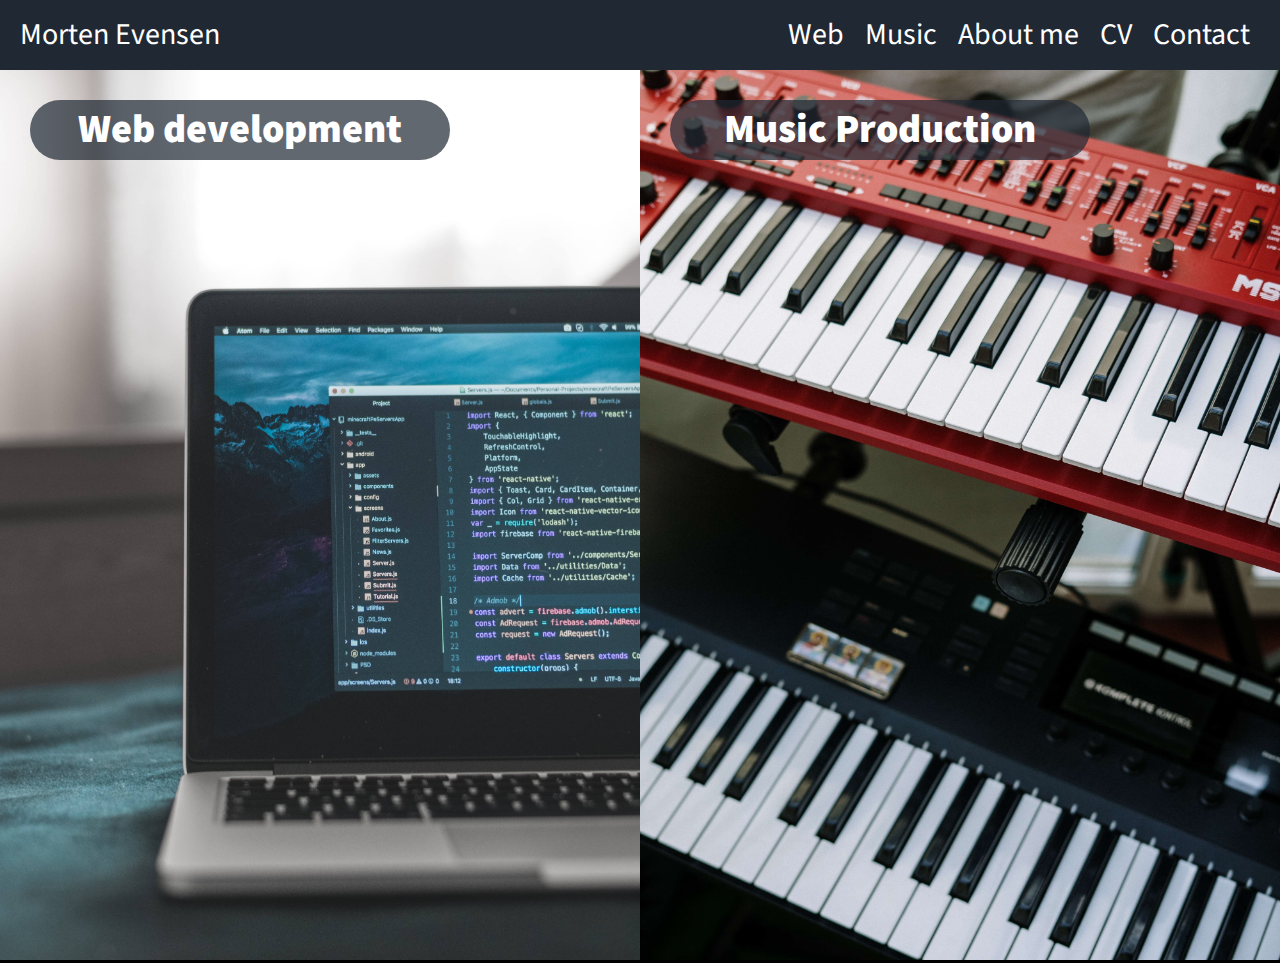
<file: index.html>
<!DOCTYPE html>
<html>
   <head>
      <link rel="stylesheet" href="css/styles.css" type="text/css">
      <link rel="stylesheet" href="https://cdnjs.cloudflare.com/ajax/libs/font-awesome/4.7.0/css/font-awesome.min.css">
      <meta name="viewport" content="width=device-width, initial-scale=1.0">
      <meta charset="utf-8" />
      <title>Morten Evensen</title>
      <link href="https://fonts.googleapis.com/css?family=Source+Sans+Pro&display=swap" rel="stylesheet">
   </head>
   <body>
      <!-- Overlay navigation -->
      <div id="overlay-menu" class="overlay">
         <a href="javascript:void(0)" class="closeButton" onclick="closeNav()">&times;</a>
         <div class="overlay-content">
            <a href="web.html">Web</a>
            <a href="music.html">Music</a>
            <a href="about.html">About me</a>
            <a href="cv.html">CV</a>
            <a href="contact.html">Contact</a>
         </div>
      </div>
      <div class="firstpage">
         <!-- Header/navigation -->
         <div id="header">
            <header>
               <div class="logo">
                  <h1><a href="index.html"> Morten Evensen</a></h1>
               </div>
               <nav>
                  <div class="nav-elements">
                     <a href="web.html">Web</a>
                     <a href="music.html">Music</a>
                     <a href="about.html">About me</a>
                     <a href="cv.html">CV</a>
                     <a href="contact.html">Contact</a>
                  </div>
                  <a href="javascript:void(0);" class="icon" onclick="openNav()">
                  <i class="fa fa-bars"></i>
                  </a>
               </nav>
            </header>
         </div>
         <!-- First content -->
         <div id="firstcontentwrap">
            <div class="left" id="left">
               <h2 id="web" class="sub-header">Web development</h2>
               <div id="web-text" class="index-text">
                  <p class="p-text">I am a web developer that specializes in Front-End developement. </p>
                  <p class="p-text">I am always interested in new and exiting projects, so please get in touch if you have anything interesting you want to collaborate on! </p>
                  <p class="p-text">Click on the button bellow to see some of my earlier work </p>
               </div>
               <img class="coding-image image" src="images/coding-min.jpg">
               <div id="web-button" class="web-button">
                  <a href="web.html">
                     <p class="index-button">Click to see some of my previous web-projects!
                     </p>
                  </a>
               </div>
            </div>
            <div class="right" id="right">
               <h2 id="music" class="sub-header">Music Production</h2>
               <div id="music-text" class="index-text">
                  <p class="p-text">I am a music producer who produces music for advertisement, artists and movies </p>
                  <p class="p-text">I am always interested in new and exiting projects, so please get in touch if you have anything interesting you want to collaborate on! </p>
                  <p class="p-text">Click on the button bellow to see and listen to some of my earlier work </p>
               </div>
               <img class="coding-image image" src="images/music-production-4-min2.jpg">
               <div id="music-button" class="music-button">
                  <a href="music.html">
                     <p class="index-button">Click to see some of the projects I've worked on!
                     </p>
                  </a>
               </div>
            </div>
         </div>
      </div>
      <script src="scripts/script.js"></script>
   </body>
</html>
</file>
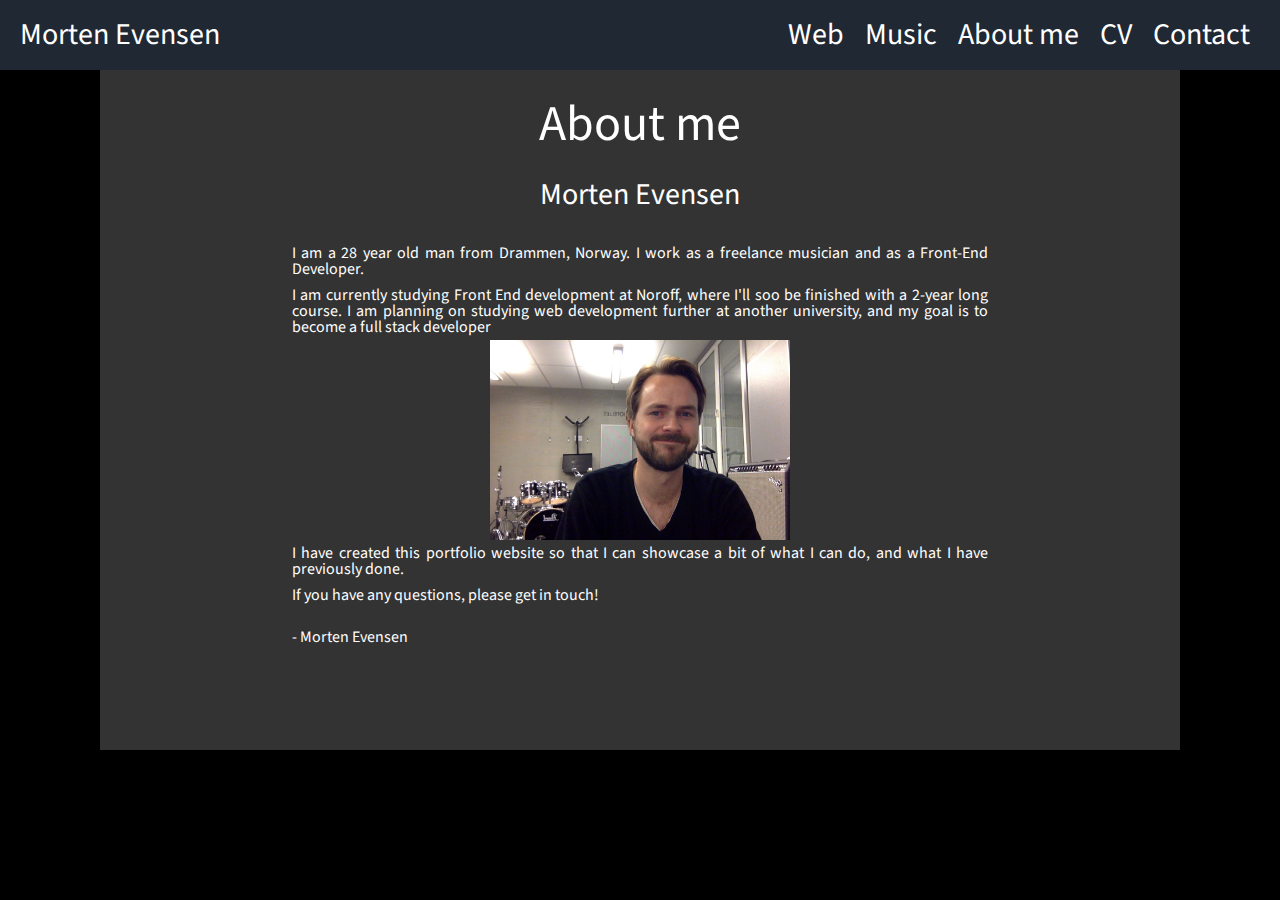
<file: about.html>
<!DOCTYPE html>
<html>

<head>
    <link rel="stylesheet" href="css/styles.css" type="text/css">
    <link rel="stylesheet" href="https://cdnjs.cloudflare.com/ajax/libs/font-awesome/4.7.0/css/font-awesome.min.css">
    <meta name="viewport" content="width=device-width, initial-scale=1.0">
    <meta charset="utf-8" />
    <title>Morten Evensen - About me</title>
    <link href="https://fonts.googleapis.com/css?family=Source+Sans+Pro&display=swap" rel="stylesheet">
</head>

<body>
    <!-- Overlay navigation -->
    <div id="overlay-menu" class="overlay">
        <a href="javascript:void(0)" class="closeButton" onclick="closeNav()">&times;</a>
        <div class="overlay-content">
            <a href="web.html">Web</a>
            <a href="music.html">Music</a>
            <a href="about.html">About me</a>
            <a href="cv.html">CV</a>
            <a href="contact.html">Contact</a>
        </div>
    </div>
    <div class="web-page">
        <!-- Header/navigation -->
        <div id="header">
            <header>
                <div class="logo">
                    <h1><a href="index.html">Morten Evensen</a></h1>
                </div>
                <nav>
                    <div class="nav-elements">
                        <a href="web.html">Web</a>
                        <a href="music.html">Music</a>
                        <a href="about.html">About me</a>
                        <a href="cv.html">CV</a>
                        <a href="contact.html">Contact</a>
                    </div>
                    <a href="javascript:void(0);" class="icon" onclick="openNav()">
                        <i class="fa fa-bars"></i>
                    </a>
                </nav>
            </header>
        </div>
        <div class="about-wrap">
            <div class="cv1">
                <h2>About me</h2>
                <h3>Morten Evensen</h3>
                <p>I am a 28 year old man from Drammen, Norway. I work as a freelance musician and as a Front-End Developer.</p>
                <p>I am currently studying Front End development at Noroff, where I'll soo be finished with a 2-year long course. I am planning on studying web development further at another university, and my goal is to become a full stack developer</p>
                <div class="image-me">
                    <img class="image-me" src="images/Morten%20Evensen.jpg">
                </div>
                <p>I have created this portfolio website so that I can showcase a bit of what I can do, and what I have previously done. </p>
                <p>If you have any questions, please get in touch!</p>
                <br>
                <p>- Morten Evensen</p>
            </div>
        </div>
    </div>
    <script src="scripts/script.js"></script>
</body>

</html>
</file>
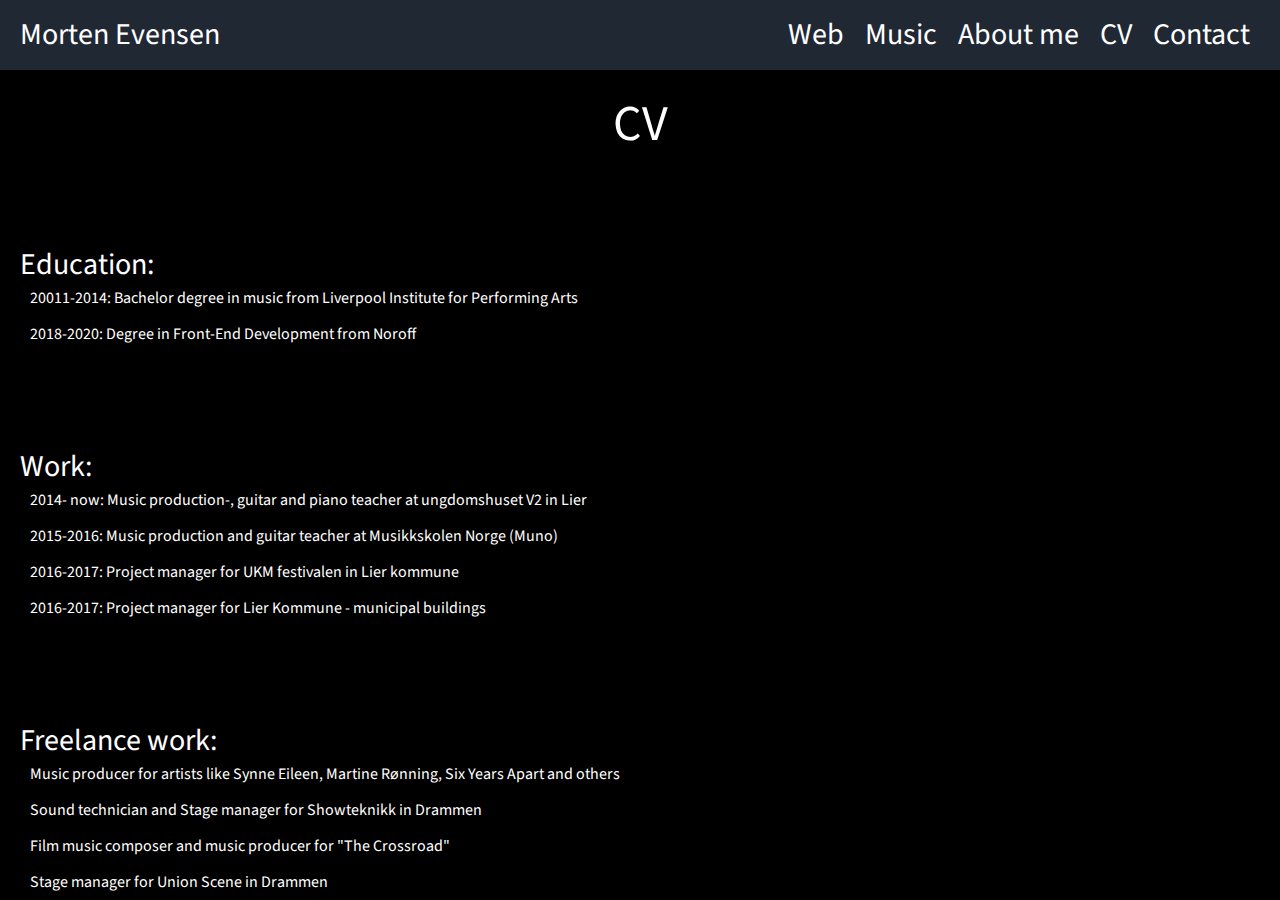
<file: cv.html>
<!DOCTYPE html>
<html>

<head>
    <link rel="stylesheet" href="css/styles.css" type="text/css">
    <link rel="stylesheet" href="https://cdnjs.cloudflare.com/ajax/libs/font-awesome/4.7.0/css/font-awesome.min.css">
    <meta name="viewport" content="width=device-width, initial-scale=1.0">
    <meta charset="utf-8" />
    <title>Morten Evensen - CV</title>
    <link href="https://fonts.googleapis.com/css?family=Source+Sans+Pro&display=swap" rel="stylesheet">
</head>

<body>
    <!-- Overlay navigation -->
    <div id="overlay-menu" class="overlay">
        <a href="javascript:void(0)" class="closeButton" onclick="closeNav()">&times;</a>
        <div class="overlay-content">
            <a href="web.html">Web</a>
            <a href="music.html">Music</a>
            <a href="about.html">About me</a>
            <a href="cv.html">CV</a>
            <a href="contact.html">Contact</a>
        </div>
    </div>
    <div class="firstpage">
        <!-- Header/navigation -->
        <div id="header">
            <header>
                <div class="logo">
                    <h1><a href="index.html"> Morten Evensen</a></h1>
                </div>
                <nav>
                    <div class="nav-elements">
                        <a href="web.html">Web</a>
                        <a href="music.html">Music</a>
                        <a href="about.html">About me</a>
                        <a href="cv.html">CV</a>
                        <a href="contact.html">Contact</a>
                    </div>
                    <a href="javascript:void(0);" class="icon" onclick="openNav()">
                        <i class="fa fa-bars"></i>
                    </a>
                </nav>
            </header>
        </div>
        <div class="cv-wrap">
            <h2>CV</h2>
            <div class="education-wrap">
                <h3>Education:</h3>
                <p>20011-2014: Bachelor degree in music from Liverpool Institute for Performing Arts</p>
                <p>2018-2020: Degree in Front-End Development from Noroff</p>
            </div>
            <div class="education-wrap">
                <h3>Work:</h3>
                <p>2014- now: Music production-, guitar and piano teacher at ungdomshuset V2 in Lier</p>
                <p>2015-2016: Music production and guitar teacher at Musikkskolen Norge (Muno)</p>
                <p>2016-2017: Project manager for UKM festivalen in Lier kommune</p>
                <p>2016-2017: Project manager for Lier Kommune - municipal buildings</p>
            </div>
            <div class="education-wrap">
                <h3>Freelance work:</h3>
                <p>Music producer for artists like <a href="https://www.facebook.com/SynneEileen/">Synne Eileen</a>, <a href="https://www.facebook.com/martinesingerartist/">Martine Rønning</a>, <a href="https://www.facebook.com/sixyearsapart/">Six Years Apart</a> and others</p>
                <p>Sound technician and Stage manager for <a href="http://www.show-teknikk.no/">Showteknikk in Drammen</a></p>
                <p>Film music composer and music producer for <a href="https://vimeo.com/172676693">"The Crossroad"</a></p>
                <p>Stage manager for Union Scene in Drammen</p>
            </div>
        </div>
    </div>
    <script src="scripts/script.js"></script>
</body>

</html>
</file>
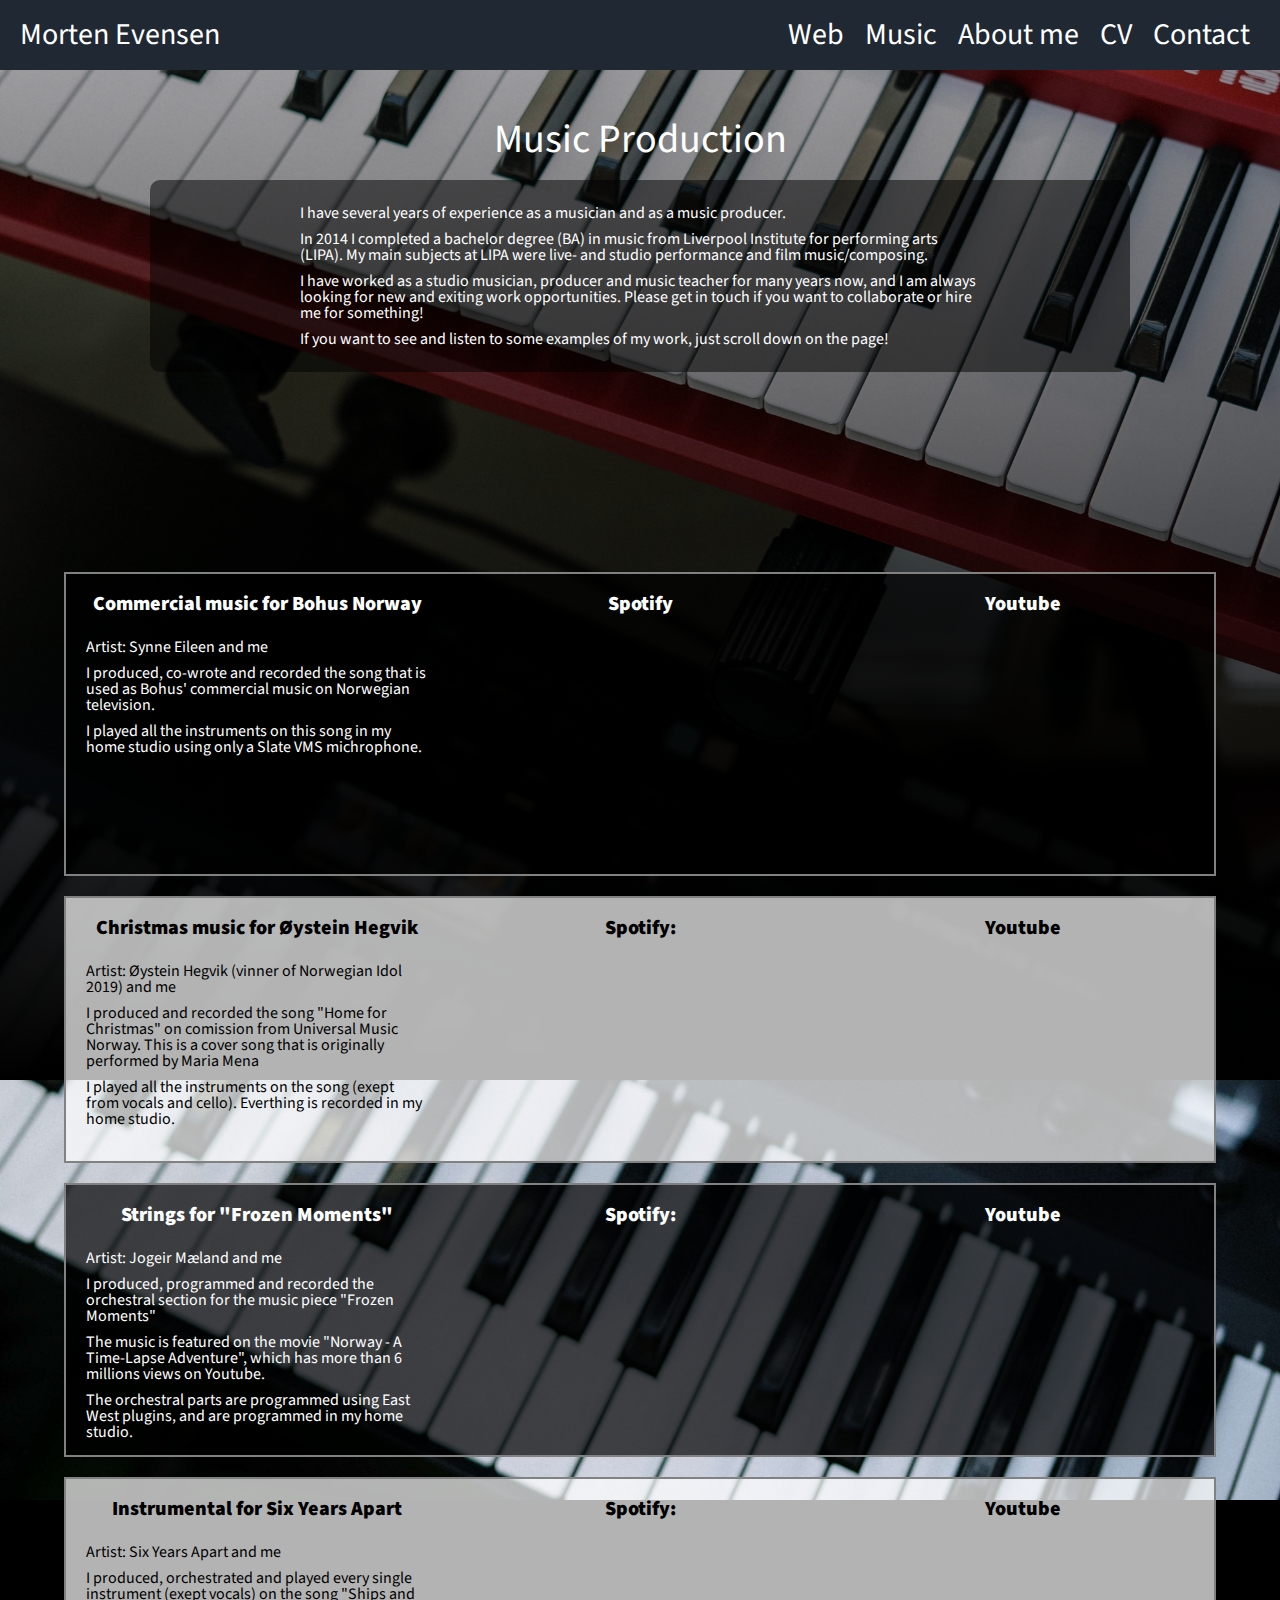
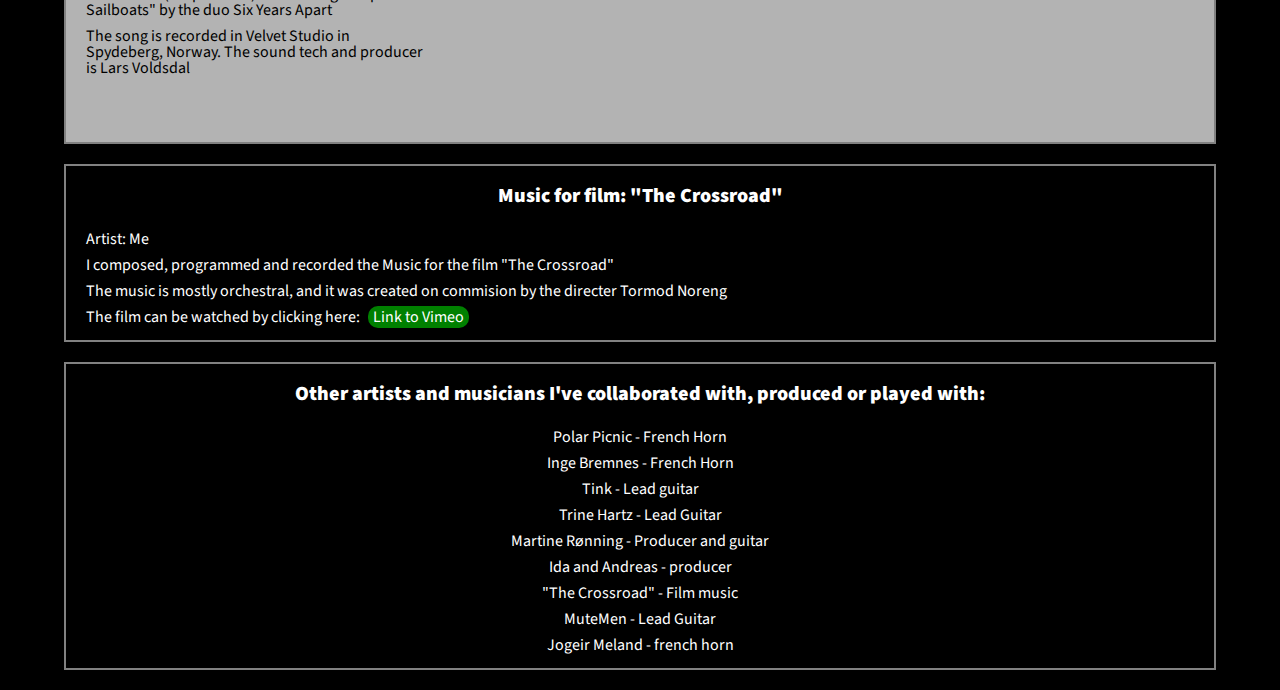
<file: music.html>
<!DOCTYPE html>
<html>

<head>
    <link rel="stylesheet" href="css/styles.css" type="text/css">
    <link rel="stylesheet" href="https://cdnjs.cloudflare.com/ajax/libs/font-awesome/4.7.0/css/font-awesome.min.css">
    <meta name="viewport" content="width=device-width, initial-scale=1.0">
    <meta charset="utf-8" />
    <title>Morten Evensen - Music production</title>
    <link href="https://fonts.googleapis.com/css?family=Source+Sans+Pro&display=swap" rel="stylesheet">
</head>

<body class="bg-music-image">
    <!-- Overlay navigation -->
    <div id="overlay-menu" class="overlay">
        <a href="javascript:void(0)" class="closeButton" onclick="closeNav()">&times;</a>
        <div class="overlay-content">
            <a href="web.html">Web</a>
            <a href="music.html">Music</a>
            <a href="about.html">About me</a>
            <a href="cv.html">CV</a>
            <a href="contact.html">Contact</a>
        </div>
    </div>

    <div class="web-page">
        <!-- Header/navigation -->
        <div id="header">
            <header>
                <div class="logo">
                    <h1><a href="index.html">Morten Evensen</a></h1>
                </div>
                <nav>
                    <div class="nav-elements">
                        <a href="web.html">Web</a>
                        <a href="music.html">Music</a>
                        <a href="about.html">About me</a>
                        <a href="cv.html">CV</a>
                        <a href="contact.html">Contact</a>
                    </div>
                    <a href="javascript:void(0);" class="icon" onclick="openNav()">
                        <i class="fa fa-bars"></i>
                    </a>
                </nav>
            </header>
        </div>
        <div class="music-info-wrap">
            <div class="music-header">
                <h2>Music Production</h2>
            </div>
            <div class="music-info">
                <p>I have several years of experience as a musician and as a music producer. </p>
                <p>In 2014 I completed a bachelor degree (BA) in music from Liverpool Institute for performing arts (LIPA). My main subjects at LIPA were live- and studio performance and film music/composing. </p>
                <p>I have worked as a studio musician, producer and music teacher for many years now, and I am always looking for new and exiting work opportunities. Please get in touch if you want to collaborate or hire me for something!</p>
                <p>If you want to see and listen to some examples of my work, just scroll down on the page!</p>
            </div>
        </div>
        <div id="music-content">
            <div class="music-content-wrap">
                <div class="music-content-wrap-1">
                    <div class="small-wrap">
                        <div class="music-content-1">
                            <h3>Commercial music for Bohus Norway</h3>
                            <p class="artist">Artist: Synne Eileen and me</p>
                            <p>I produced, co-wrote and recorded the song that is used as Bohus' commercial music on Norwegian television. </p>
                            <p>I played all the instruments on this song in my home studio using only a Slate VMS michrophone. </p>
                        </div>
                        <div class="music-content-2">

                            <h3 class="black">Spotify </h3>
                            <div class="spotify">
                                <div class="iframe-container">
                                    <iframe src="https://open.spotify.com/embed/track/5AHJPyaZsAZYSteQCO5WQY" width="250" height="250" frameborder="0" allowtransparency="true" allow="encrypted-media"></iframe>
                                </div>
                            </div>
                        </div>
                        <div class="music-content-3">
                            <h3 class="black">Youtube</h3>
                            <div class="iframe-container">
                                <iframe width="560" height="315" src="https://www.youtube.com/embed/higRDezpsws" frameborder="0" allow="accelerometer; autoplay; encrypted-media; gyroscope; picture-in-picture" allowfullscreen></iframe>
                            </div>
                        </div>
                    </div>
                </div>
                <div class="music-content-wrap-2">
                    <div class="small-wrap">
                        <div class="music-content-1">
                            <h3>Christmas music for Øystein Hegvik</h3>
                            <p class="artist">Artist: Øystein Hegvik (vinner of Norwegian Idol 2019) and me</p>
                            <p>I produced and recorded the song "Home for Christmas" on comission from Universal Music Norway. This is a cover song that is originally performed by Maria Mena</p>
                            <p>I played all the instruments on the song (exept from vocals and cello). Everthing is recorded in my home studio.</p>
                        </div>
                        <div class="music-content-2">
                            <h3 class="black">Spotify: </h3>
                            <div class="iframe-container">
                                <iframe src="https://open.spotify.com/embed/track/5BdrkSlhOPAoXmV41v9zLP" width="300" height="380" frameborder="0" allowtransparency="true" allow="encrypted-media"></iframe>
                            </div>
                        </div>
                        <div class="music-content-3">
                            <h3 class="black">Youtube</h3>
                            <div class="iframe-container">
                                <iframe width="560" height="315" src="https://www.youtube.com/embed/VVkZhhpdd2o" frameborder="0" allow="accelerometer; autoplay; encrypted-media; gyroscope; picture-in-picture" allowfullscreen></iframe>
                            </div>
                        </div>
                    </div>
                </div>
                <div class="music-content-wrap-3">
                    <div class="small-wrap">
                        <div class="music-content-1">
                            <h3>Strings for "Frozen Moments"</h3>
                            <p class="artist">Artist: Jogeir Mæland and me</p>
                            <p>I produced, programmed and recorded the orchestral section for the music piece "Frozen Moments"</p>
                            <p>The music is featured on the movie "Norway - A Time-Lapse Adventure", which has more than 6 millions views on Youtube.</p>
                            <p>The orchestral parts are programmed using East West plugins, and are programmed in my home studio.</p>
                        </div>
                        <div class="music-content-2">
                            <h3 class="black">Spotify: </h3>
                            <div class="iframe-container">
                                <iframe src="https://open.spotify.com/embed/track/3ucgSZoB4d1s7usTXDlUYG" width="300" height="380" frameborder="0" allowtransparency="true" allow="encrypted-media"></iframe>
                            </div>
                        </div>
                        <div class="music-content-3">
                            <h3 class="black">Youtube</h3>
                            <div class="iframe-container">
                                <iframe width="560" height="315" src="https://www.youtube.com/embed/Scxs7L0vhZ4" frameborder="0" allow="accelerometer; autoplay; encrypted-media; gyroscope; picture-in-picture" allowfullscreen></iframe>
                            </div>
                        </div>
                    </div>
                </div>
                <div class="music-content-wrap-2">
                    <div class="small-wrap">
                        <div class="music-content-1">
                            <h3>Instrumental for Six Years Apart</h3>
                            <p class="artist">Artist: Six Years Apart and me</p>
                            <p>I produced, orchestrated and played every single instrument (exept vocals) on the song "Ships and Sailboats" by the duo Six Years Apart </p>
                            <p>The song is recorded in Velvet Studio in Spydeberg, Norway. The sound tech and producer is Lars Voldsdal</p>
                        </div>
                        <div class="music-content-2">
                            <h3 class="black">Spotify: </h3>
                            <div class="iframe-container">
                                <iframe src="https://open.spotify.com/embed/track/3G6KSkcUQJJ4obaPwvudlU" width="300" height="380" frameborder="0" allowtransparency="true" allow="encrypted-media"></iframe>
                            </div>
                        </div>
                        <div class="music-content-3">
                            <h3 class="black">Youtube</h3>
                            <div class="iframe-container">
                                <iframe width="560" height="315" src="https://www.youtube.com/embed/Qk_YxRAV6HM" frameborder="0" allow="accelerometer; autoplay; encrypted-media; gyroscope; picture-in-picture" allowfullscreen></iframe>
                            </div>
                        </div>
                    </div>
                </div>
                <div class="music-content-wrap-3">
                    <div class="small-wrap">
                        <div class="music-content-1">
                            <h3>Music for film: "The Crossroad"</h3>
                            <p class="artist">Artist: Me</p>
                            <p>I composed, programmed and recorded the Music for the film "The Crossroad"</p>
                            <p>The music is mostly orchestral, and it was created on commision by the directer Tormod Noreng</p>
                            <p>The film can be watched by clicking here: <a class="center link" href="https://vimeo.com/172676693">Link to Vimeo</a></p>
                        </div>
                    </div>
                </div>
                <div class="music-content-wrap-3">
                    <div class="small-wrap">
                        <div class="music-content-1 center">
                            <h3>Other artists and musicians I've collaborated with, produced or played with:</h3>
                            <p class="artist">Polar Picnic - French Horn</p>
                            <p class="artist">Inge Bremnes - French Horn</p>
                            <p class="artist">Tink - Lead guitar</p>
                            <p class="artist">Trine Hartz - Lead Guitar</p>
                            <p class="artist">Martine Rønning - Producer and guitar</p>
                            <p class="artist">Ida and Andreas - producer</p>
                            <p class="artist">"The Crossroad" - Film music</p>
                            <p class="artist">MuteMen - Lead Guitar</p>
                            <p class="artist">Jogeir Meland - french horn</p>
                        </div>
                    </div>
                </div>
            </div>
        </div>
    </div>
    <script src="scripts/script.js"></script>
</body>

</html>
</file>
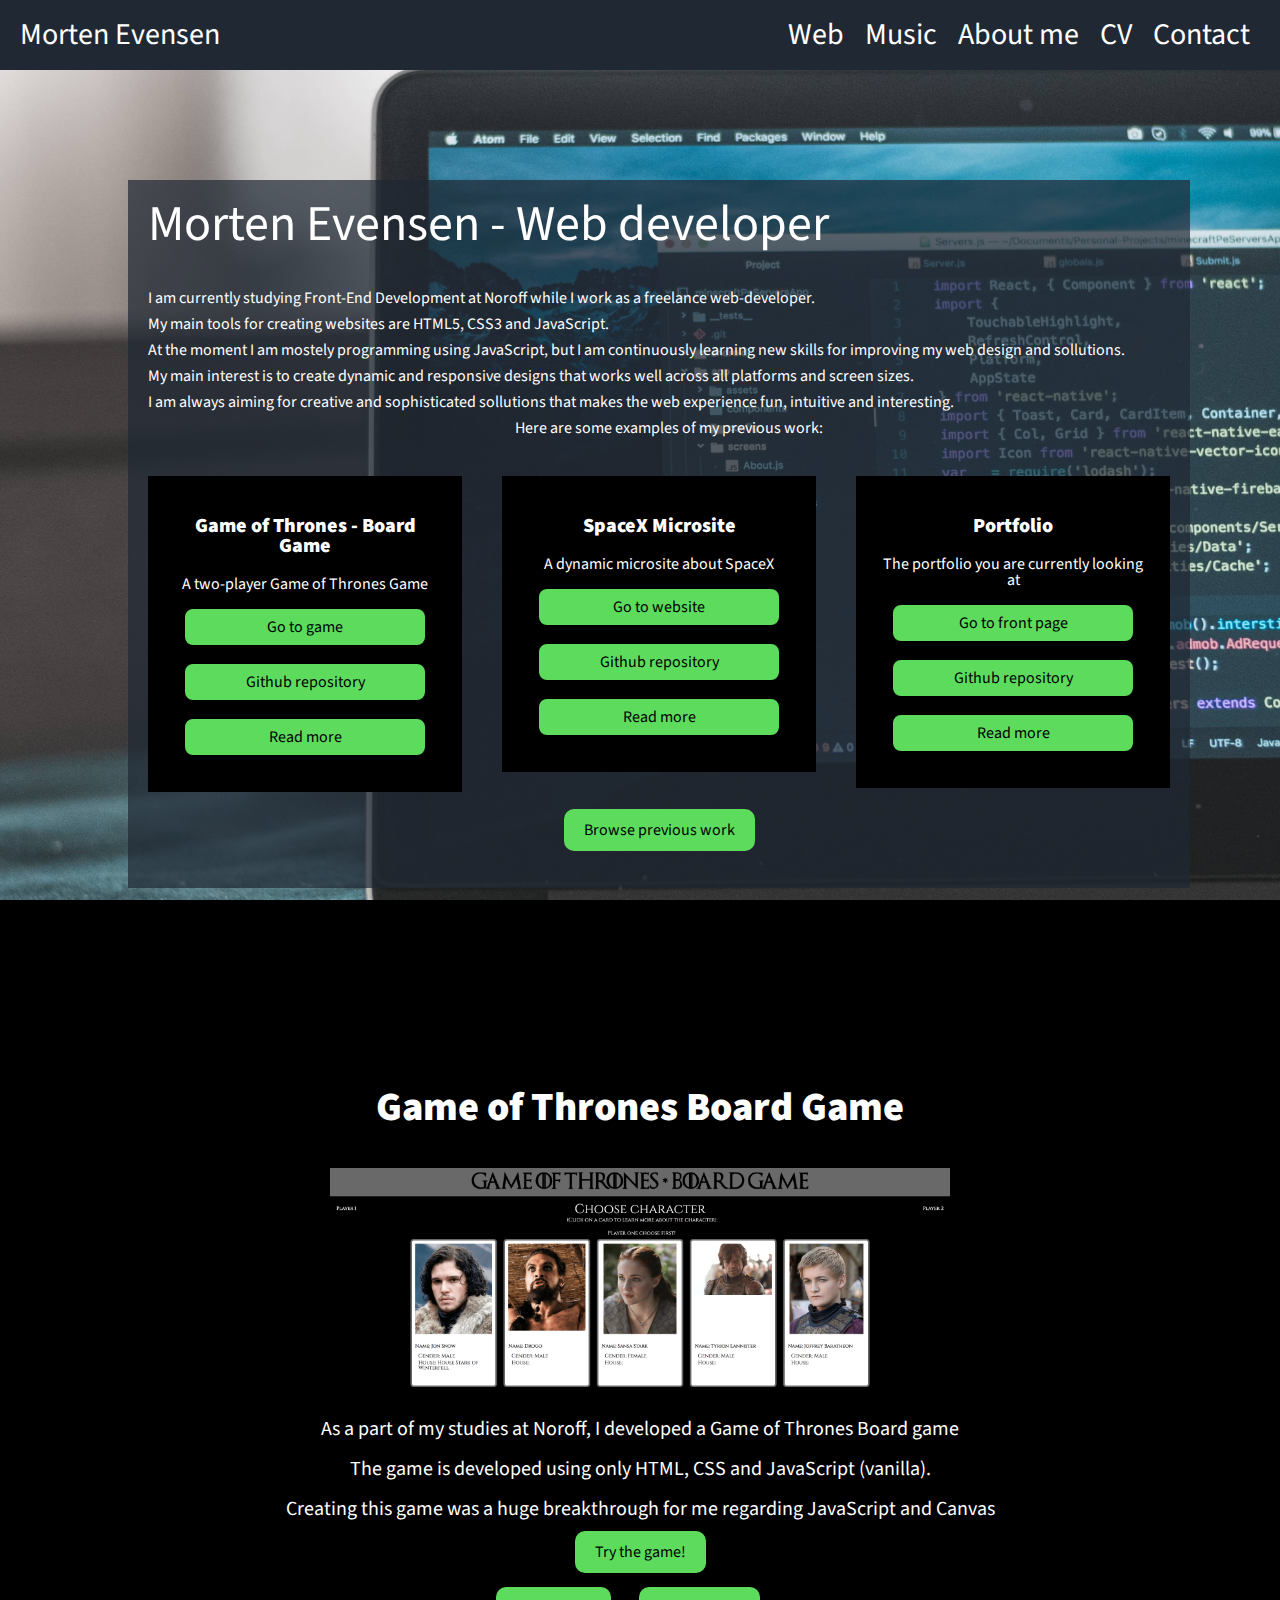
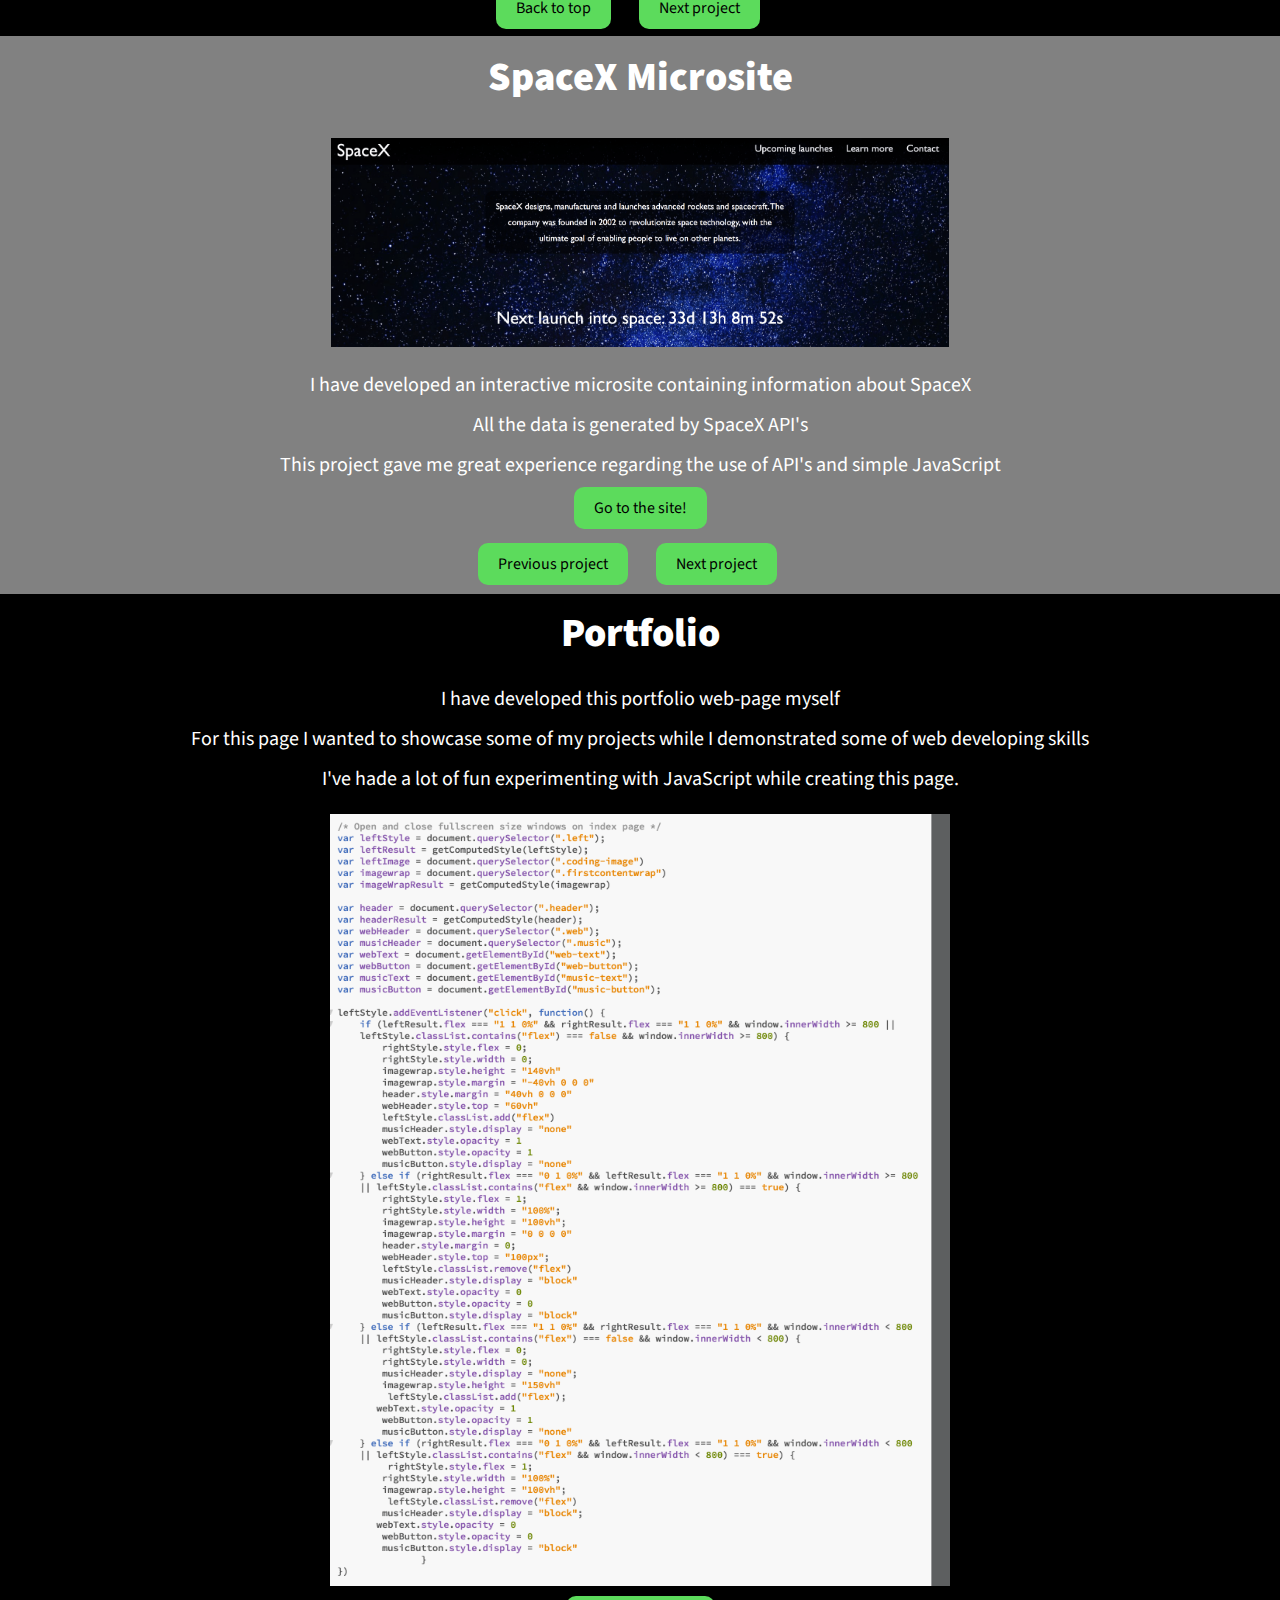
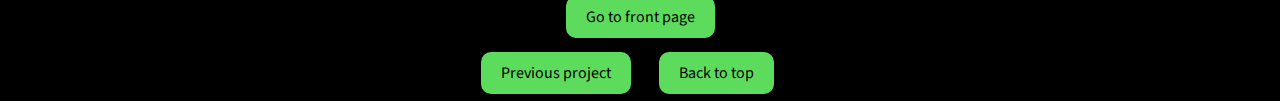
<file: web.html>
<!DOCTYPE html>
<html>

<head>
    <link rel="stylesheet" href="css/styles.css" type="text/css">
    <link rel="stylesheet" href="https://cdnjs.cloudflare.com/ajax/libs/font-awesome/4.7.0/css/font-awesome.min.css">
    <meta name="viewport" content="width=device-width, initial-scale=1.0">
    <meta charset="utf-8" />
    <title>Morten Evensen - Web Development</title>
    <link href="https://fonts.googleapis.com/css?family=Source+Sans+Pro&display=swap" rel="stylesheet">
</head>

<body>
    <!-- Overlay navigation -->
    <div id="overlay-menu" class="overlay">
        <a href="javascript:void(0)" class="closeButton" onclick="closeNav()">&times;</a>
        <div class="overlay-content">
            <a href="web.html">Web</a>
            <a href="music.html">Music</a>
            <a href="about.html">About me</a>
            <a href="cv.html">CV</a>
            <a href="contact.html">Contact</a>
        </div>
    </div>
    <div class="web-page">
        <!-- Header/navigation -->
        <div id="header">
            <header>
                <div class="logo">
                    <h1><a href="index.html"> Morten Evensen</a></h1>
                </div>
                <nav>
                    <div class="nav-elements">
                        <a href="web.html">Web</a>
                        <a href="music.html">Music</a>
                        <a href="about.html">About me</a>
                        <a href="cv.html">CV</a>
                        <a href="contact.html">Contact</a>
                    </div>
                    <a href="javascript:void(0);" class="icon" onclick="openNav()">
                        <i class="fa fa-bars"></i>
                    </a>
                </nav>
            </header>
        </div>
        <div id="web-content">

            <div class="web-content-wrap">
                <div class="web-content-1">
                    <h2>Morten Evensen - Web developer</h2>
                    <p>I am currently studying Front-End Development at Noroff while I work as a freelance web-developer.</p>
                    <p>My main tools for creating websites are HTML5, CSS3 and JavaScript.</p>
                    <p>At the moment I am mostely programming using JavaScript, but I am continuously learning new skills for improving my web design and sollutions. </p>
                    <p>My main interest is to create dynamic and responsive designs that works well across all platforms and screen sizes. </p>
                    <p>I am always aiming for creative and sophisticated sollutions that makes the web experience fun, intuitive and interesting. </p>
                    <p>Here are some examples of my previous work:</p>
                    <div class="work-wrap">
                        <div class="work1">
                            <h3>Game of Thrones - Board Game</h3>
                            <h4>A two-player Game of Thrones Game</h4>
                            <a class="web-button-web" href="http://mortenevensen.no/got/" target="_blank">Go to game</a>
                            <a class="web-button-web" href="https://github.com/MortenEvensen/GameOfThrones" target="_blank">Github repository</a>
                            <a class="web-button-web" href="#got-a">Read more</a>
                        </div>
                        <div class="work2">
                            <h3>SpaceX Microsite</h3>
                            <h4>A dynamic microsite about SpaceX</h4>
                            <a class="web-button-web" href="http://mortenevensen.no/spacex/" target="_blank">Go to website</a>
                            <a class="web-button-web" href="https://github.com/MortenEvensen/spaceX" target="_blank">Github repository</a>
                            <a class="web-button-web" href="#space-a">Read more</a>
                        </div>
                        <div class="work3">
                            <h3>Portfolio</h3>
                            <h4>The portfolio you are currently looking at</h4>
                            <a class="web-button-web" href="http://mortenevensen.no/portfolio2/">Go to front page</a>
                            <a class="web-button-web" href="https://github.com/MortenEvensen/portfolio" target="_blank">Github repository</a>
                            <a class="web-button-web" href="#decor-a">Read more</a>
                        </div>
                    </div>
                    <div class="go-to-button-wrap-1">
                        <a class="go-to-button" href="#got-a">Browse previous work</a></div>
                </div>

            </div>
            <div id="got-a">
            </div>
            <div id="got-wrap">
                <div class="got-flex">
                    <h2>Game of Thrones Board Game</h2>

                    <div class="got-img-wrap">
                        <img class="got-img" src="images/got-front-min.png">
                    </div>
                    <div class="got-text">
                        <p>As a part of my studies at Noroff, I developed a Game of Thrones Board game</p>
                        <p>The game is developed using only HTML, CSS and JavaScript (vanilla).</p>
                        <p>Creating this game was a huge breakthrough for me regarding JavaScript and Canvas</p>
                    </div>
                    <div class="got-img-wrap">
                        <img class="got-img uno" src="images/got-game-min.png">
                    </div>
                    <div class="go-to-button-wrap">
                        <a class="go-to-button" href="http://mortenevensen.no/got/" target="_blank">Try the game!</a></div>
                    <div class="go-to-button-wrap-2">
                        <a class="go-to-button" href="web.html">Back to top</a>
                        <a class="go-to-button" href="#space-a">Next project</a></div>
                    <!--<div class="got-text">
                        <p>Or keep scrolling</p>
                    </div>-->
                </div>
            </div>
            <div id="space-a">
            </div>
            <div id="spacex-wrap">
                <div class="got-flex">
                    <h2>SpaceX Microsite</h2>

                    <div class="got-img-wrap">
                        <img class="space-img" src="images/spacex-cover-min.png">
                    </div>
                    <div class="got-text">
                        <p>I have developed an interactive microsite containing information about SpaceX</p>
                        <p>All the data is generated by SpaceX API's</p>
                        <p>This project gave me great experience regarding the use of API's and simple JavaScript</p>
                    </div>
                    <div class="got-img-wrap">
                        <img class="space-img uno" src="images/spacex-content-min.png">
                    </div>
                    <div class="go-to-button-wrap">
                        <a class="go-to-button" href="http://mortenevensen.no/spacex/" target="_blank">Go to the site!</a></div>
                    <div class="go-to-button-wrap-2">
                        <a class="go-to-button" href="#got-a">Previous project</a>
                        <a class="go-to-button" href="#decor-a">Next project</a></div>
                </div>
            </div>
            <div id="decor-a">
            </div>
            <div id="decor-wrap">
                <div class="got-flex">
                    <h2>Portfolio</h2>

                    <div class="got-text">
                        <p>I have developed this portfolio web-page myself</p>
                        <p>For this page I wanted to showcase some of my projects while I demonstrated some of web developing skills</p>
                        <p>I've hade a lot of fun experimenting with JavaScript while creating this page.</p>
                    </div>
                    <div class="got-img-wrap">
                        <img class="space-img" src="images/develop-min.png">
                    </div>
                    <div class="go-to-button-wrap">
                        <a class="go-to-button" href="http://mortenevensen.no/portfolio2/">Go to front page</a></div>
                    <div class="go-to-button-wrap-2">
                        <a class="go-to-button" href="#space-a">Previous project</a>
                        <a class="go-to-button" href="web.html">Back to top</a></div>
                </div>
            </div>
        </div>
    </div>
    <script src="scripts/script.js"></script>
</body>

</html>
</file>
<file: css/styles.css>
/* http://meyerweb.com/eric/tools/css/reset/ 
   v2.0 | 20110126
   License: none (public domain)
*/

html,
body,
div,
span,
applet,
object,
iframe,
h1,
h2,
h3,
h4,
h5,
h6,
p,
blockquote,
pre,
a,
abbr,
acronym,
address,
big,
cite,
code,
del,
dfn,
em,
img,
ins,
kbd,
q,
s,
samp,
small,
strike,
strong,
sub,
sup,
tt,
var,
b,
u,
i,
center,
dl,
dt,
dd,
ol,
ul,
li,
fieldset,
form,
label,
legend,
table,
caption,
tbody,
tfoot,
thead,
tr,
th,
td,
article,
aside,
canvas,
details,
embed,
figure,
figcaption,
footer,
header,
hgroup,
menu,
nav,
output,
ruby,
section,
summary,
time,
mark,
audio,
video {
	margin: 0;
	padding: 0;
	border: 0;
	font-size: 100%;
	font: inherit;
	vertical-align: baseline;
}
/* HTML5 display-role reset for older browsers */

article,
aside,
details,
figcaption,
figure,
footer,
header,
hgroup,
menu,
nav,
section {
	display: block;
}
html {
	scroll-behavior: smooth;
}
body {
	line-height: 1;
	background-color: black;
	font-family: 'Source Sans Pro', sans-serif;
}
ol,
ul {
	list-style: none;
}
blockquote,
q {
	quotes: none;
}
blockquote:before,
blockquote:after,
q:before,
q:after {
	content: '';
	content: none;
}
table {
	border-collapse: collapse;
	border-spacing: 0;
}
a {
	text-decoration: none;
	color: inherit;
}
/* Header
-------------*/

#header {
	position: fixed;
	width: 100%;
	transition: 0.5s;
	z-index: 3;
}
header {
	display: flex;
	font-size: 30px;
	padding: 20px 20px 20px 20px;
	background-color: #1f2833;
	color: white;
}

.logo {
	flex: 1;
}
.nav-elements {
	flex: 1;
	float: right;
	display: block;
}
.nav-elements a {
	padding: 0 10px 0 5px;
}
.nav-elements a:hover {
	opacity: 0.7;
}
.nav-elements a:active {
	opacity: 0.3;
}
/* Overlay menu
-------------*/

.overlay {
	height: 100%;
	width: 0;
	position: fixed;
	z-index: 4;
	left: 0;
	top: 0;
	background-color: rgb(0, 0, 0);
	background-color: rgba(0, 0, 0, 0.9);
	overflow-x: hidden;
	transition: 0.5s;
}
.overlay-content {
	position: relative;
	top: 25%;
	width: 100%;
	text-align: center;
	margin-top: 30px;
}
.overlay a {
	padding: 8px;
	text-decoration: none;
	font-size: 36px;
	color: #818181;
	display: block;
	transition: 0.3s;
}
.overlay a:hover,
.overlay a:focus,
.icon:hover {
	color: #f1f1f1;
}
.overlay .closeButton {
	position: absolute;
	top: 10px;
	right: 25px;
	font-size: 50px;
}
.icon {
	display: none;
	font-size: 30px;
	color: #818181;
	margin: 25px 0px 0 0;
}
/* Sub headers
----------------*/

#web {
	color: white;
	background: rgba(31, 40, 51, 0.7);
	z-index: 2;
	font-size: 40px;
	border-radius: 50px;
	position: relative;
	top: 100px;
	left: 30px;
	font-weight: 900;
	transition: 0.5s;
	max-width: 400px;
	padding: 10px;
	transition: 0.5s;
    text-align: center;
}
#music {
	color: white;
	background: rgba(31, 40, 51, 0.7);
	border-radius: 50px;
	z-index: 2;
	font-size: 40px;
	position: relative;
	top: 100px;
	left: 30px;
	font-weight: 900;
	transition: 0.5s;
	max-width: 400px;
	padding: 10px;
	transition: 0.5s;
    text-align: center;
}
.center {
	text-align: center;
}
/* Web development/music text
----------------*/

#web-text {
	transition: 0.5s;
	opacity: 0;
	margin-left: -3000px;
}
#web-button {
	transition: 1s;
	opacity: 0;
	margin-left: -3000px;
}
#music-text {
	transition: 0.5s;
	opacity: 0;
	margin-left: -3000px;
}
#music-button {
	transition: 1s;
	opacity: 0;
	margin-left: -3000px;
}
.index-text {
	position: absolute;
	top: 300px;
	width: 50vh;
	margin: 0 20px;
	border-radius: 20px;
	background: rgba(31, 40, 51, 0.8);
    color: white;
}
.p-text {
	transition: 0.5s;
	padding: 20px 20px 5px 20px;
	font-size: 20px;
}
.p-text:last-child {
	padding-bottom: 20px;
}
.web-button,
.music-button {
	position: absolute;
	top: 90vh;
	left: 40vw
}
.index-button {
	background-color: #5cdb5c;
	padding: 20px;
	border-radius: 20px;
	transition: 0.5s;
    border: 2px solid black;
}
.index-button:hover {
	cursor: pointer;
	opacity: 0.7;
}
.firstpage {} #firstcontentwrap {
	display: flex;
	height: 100vh;
	width: 100vw;
	transition: 0.5s;
	margin: 0 0 0 0;
	padding: -60px 0 0 0;
}
#left {
	flex: 1;
	transition: 0.5s;
	width: 100%;
}
#right {
	flex: 1;
	transition: 0.5s;
	width: 100%;
}
#left:hover,
#right:hover {
	cursor: pointer;
	opacity: 0.9;
}
.image {
	width: 100%;
	height: 100%;
}
/* Web developer page
-------------------*/

#web-content {
	background-image: url(../images/coding-min.jpg);
	background-size: cover;
	height: 100vh;
	background-color: rgba(0, 0, 0, 0.1);
	background-position: center;
	background-repeat: no-repeat;
	margin: 0 0;
}
.web-content-wrap {
	display: flex;
	flex-direction: row;
}
.web-content-1 {
	flex: 1;
	background: rgba(31, 40, 51, 0.7);
	opacity: 1;
	height: 100%;
	margin: 20vh 10vh 20vh 10vw;
	padding: 0 0 50px 0;
	color: white;
}
.web-content-wrap h2 {
	padding: 20px;
	font-size: 50px;
}
.web-content-wrap p:first-of-type {
	padding: 20px 0 0 20px;
}
.web-content-wrap p:last-of-type {
	text-align: center;
}
.web-content-wrap p {
	padding: 10px 0 0 20px;
}
.work-wrap {
	display: flex;
}
.work1,
.work2,
.work3 {
	flex: 1;
	height: 100%;
	min-height: 200px;
	background-color: black;
	color: white;
	margin: 40px 20px 20px 20px;
	padding: 20px;
}
.web-button-web {
	background-color: #5cdb5c;
	color: black;
	display: block;
	margin: 15px;
	padding: 10px 5px 10px 5px;
	text-align: center;
	border-radius: 10px;
    border: 2px solid black;
}
.web-button-web:hover {
	opacity: 0.7;
	cursor: pointer;
}
.web-button-web:active {
	opacity: 0.2;
}
.work-wrap h3 {
	text-align: center;
	padding: 20px;
	font-size: 20px;
	font-weight: 900;
}
.work-wrap h4 {
	text-align: center;
}
/* Got page
-------------------*/

#got-wrap {
	display: flex;
	
}
#got-a,
#space-a,
#decor-a {
	height: 60px;
	margin: -60px 0 0;
}
.got-flex {
	flex: 1;
}
.got-flex h2 {
	text-align: center;
	color: white;
	font-size: 40px;
	font-weight: 900;
	padding: 20px 30px 20px 30px
}
.got-img-wrap {
	text-align: center;
	margin: 20px;
}
.got-img {
	width: 50%;
	height: auto;
}
.got-text p {
	color: white;
	font-size: 20px;
	padding: 5px;
	text-align: center;
	margin: 10px 0 0 0;
}
.go-to-button-wrap,
.go-to-button-wrap-1,
.go-to-button-wrap-2 {
	text-align: center;
}
.go-to-button {
	color: black;
	background-color: #5cdb5c;
	padding: 10px 20px;
	border-radius: 10px;
}
.go-to-button-wrap-1 {
	margin-top: 10px;
}
.go-to-button-wrap-2 {
	margin-top: 40px;
	margin-bottom: 20px;
}
.go-to-button-wrap-2 a {
	margin-right: 25px;
}
.go-to-button:hover {
	cursor: pointer;
	opacity: 0.7;
}
.go-to-button:active {
	opacity: 0.2;
}
#spacex-wrap {
	display: flex;

	border: 2px solid #818181;
	background-color: #818181
}
#decor-wrap {
	display: flex;
}
.space-img {
	width: 50%;
	height: auto;
}
/* Music production page
-------------------*/

.bg-music-image {
	background: linear-gradient(rgba(0, 0, 0, 0.3), rgba(0, 0, 0, 1)), url('../images/music-production-4-min2.jpg');
	height: 120vh;
	background-position: center;
	background-size: cover;
	background-repeat: no-repeat;
	background-color: black;
}
.music-info-wrap {
	color: white;
	padding: 100px 0 0 0;
}
.music-header h2 {
	text-align: center;
	font-size: 40px;
	margin: 20px 0;
}
.music-info {
	background: rgba(0, 0, 0, 0.5);
	margin: 0 150px;
	padding: 20px 150px;
	border-radius: 10px;
}
.music-info p {
	padding: 5px 0 5px 0;
	font-size: 16px;
}
.spotify {
	min-height: 100%;
}
#music-content {
	padding: 200px 0 0 0;
	color: white;
}
.music-content-wrap {
	display: flex;
	flex-direction: column;
	height: 100%;
}
.music-content-wrap h3 {
	text-align: center;
	font-size: 20px;
	font-weight: 900;
	padding: 10px 0 20px 0;
}
.music-content-wrap p {
	font-size: 16px;
	padding: 5px 0 5px 0;
}
.small-wrap {
	display: flex;
	flex-direction: row;
}
.music-content-wrap-1 {
	flex: 1;
	border: 2px solid #818181;
	min-height: 300px;
	height: 100%;
	margin: 0 5vw 20px 5vw;
	background-color: rgba(0, 0, 0, 0.7);
}
.music-content-wrap-2 {
	flex: 1;
	border: 2px solid #818181;
	background-color: rgba(255, 255, 255, 0.7);
	height: 100%;
	color: black;
	margin-bottom: 20px;
	margin: 0 5vw 20px 5vw;
}
.music-content-wrap-3 {
	border: 2px solid #818181;
	flex: 1;
	background-color: rgba(0, 0, 0, 0.7);
	height: 100%;
	min-height: 10px;
	margin: 0 5vw 20px 5vw;
}
.black {
	text-align: center;
	padding-bottom: 20px;
}
.artist {
	font-size: 18px;
	padding: 0 0 15px 0;
}
.music-content-1 {
	flex: 1;
	height: 100%;
	min-height: 10px;
	padding: 10px;
	margin: 0 10px;
}
.music-content-2 {
	text-align: center;
	flex: 1;
	min-height: 100%;
	padding: 10px;
	margin: 0 10px;
}
.music-content-3 {
	flex: 1;
	height: 100%;
	padding: 10px;
	min-height: 0 10px;
	margin: 0 10px;
}
/* Iframe container
---------*/

.iframe-container {
	position: relative;
	width: 100%;
	padding-bottom: 56.25%;
	height: 0;
}
.iframe-container iframe {
	position: absolute;
	top: 0;
	left: 0;
	width: 100%;
	height: 100%;
}
/* CV
-------------------*/

.cv-wrap {
	color: white;
	padding: 100px 0 0 0;
}
.cv-wrap p {
	padding: 10px;
}
.cv-wrap h2 {
	font-size: 50px;
	text-align: center;
}
.education-wrap {
	margin: 100px 0 0 20px;
}
.education-wrap h3 {
	font-size: 30px;
	text-align: left;
}
/* About
-------------------*/

.about-wrap {
	color: white;
	padding: 100px 5vw 100px 5vw;
	background-color: rgba(255, 255, 255, 0.2);
	margin: 0 100px
}
.about-wrap h2 {
	text-align: center;
	font-size: 50px;
	margin-bottom: 30px;
}
.about-wrap h3 {
	text-align: center;
	font-size: 30px;
	margin-bottom: 30px;
}
.about-wrap p {
	padding: 5px 10vw;
	text-align: justify;
}
/* Contact
-------------------*/


input[type=text],
select,
textarea {
	width: 100%;
	padding: 12px;
	border: 1px solid #ccc;
	border-radius: 4px;
	box-sizing: border-box;
	resize: vertical;
}
.image-me {
	text-align: center;
	height: 200px;
}
.contact-header {
	position: relative;
	top: 200px;
	margin: 0 10vw;
}

label {
	padding: 12px 12px 12px 0;
	display: inline-block;
}

input[type=submit] {
	background-color: #818181;
	color: white;
	padding: 12px 20px;
	border: none;
	border-radius: 4px;
	cursor: pointer;
	float: right;
}
input[type=submit]:hover {
	opacity: 0.7;
}
input[type=submit]:active {
	opacity: 0.3;
}

.container {
	border-radius: 5px;
	background-color: #f2f2f2;
	padding: 20px;
}

.col-25 {
	float: left;
	width: 25%;
	margin-top: 6px;
}

.col-75 {
	float: left;
	width: 75%;
	margin-top: 6px;
}

.row:after {
	content: "";
	display: table;
	clear: both;
}
.uno {
	display: none;
}
.link {
	border-radius: 10px;
	padding: 0 5px;
	margin: 0 5px;
    background-color: green;
}
.link:hover {
	cursor: pointer;
	opacity: 0.7;
}
.link:active {
	opacity: 0.3;
}

/* Smaller screens
-------------------*/

@media screen and (max-width: 800px) {
	/* Smaller header
-------------------*/
	#header {} header {
		margin: 0;
		font-size: 20px;
	}
	.nav-elements {
		display: none;
	}
	a.icon {
		float: right;
		display: block;
		position: absolute;
		padding: 15px;
		right: 0;
		top: 0;
		margin: 0;
	}
	/* Index page - smaller screen
-------------------*/
	.firstpage {
		height: 100vh;
	}
	#firstcontentwrap {
		flex-direction: column;
		height: 100vh;
		max-height: 100vh;
	}
	#left {
		height: 50vh
	}
	#right {
		height: 50vh
	}
	#web-text {
		transition: 0.5s;
		margin-left: -10000px;
		*/
	}
	#web-button {
		transition: 0.5s;
		margin-left: -10000px;
		*/
	}
	#music-text {
		transition: 0.5s;
		margin-left: -10000px;
	}
	#music-button {
		transition: 0.5s;
		margin-left: -10000px;
	}
	/* Sub headers smaller screen
----------------*/
	#web {
		font-size: 20px;
		position: relative;
		top: 100px;
		left: 30px;
		font-weight: 900;
		transition: 0.5s;
		max-width: 250px;
	}
	#music {
		font-size: 20px;
		position: relative;
		top: 100px;
		left: 30px;
		font-weight: 900;
		transition: 0.5s;
		max-width: 250px;
	}
	.image {}
	/* Index text smaller screen
----------------*/
	.index-text {
		position: absolute;
		top: 180px;
		max-width: 40vh;
		min-width: 20vh;
		margin: 0 20px;
		border-radius: 20px;
		
	}
	.p-text {
		transition: 0.5s;
		padding: 20px 20px 5px 20px;
		font-size: 15px;
	}
	.p-text:last-child {
		padding-bottom: 20px;
	}
	.web-button,
	.music-button {
		position: absolute;
		top: 85vh;
		left: 5vw;
		max-width: 40vh;
	}
	.index-button {
		padding: 20px;
		border-radius: 20px;
		transition: 0.5s;
		font-size: 15px;
	}
	.index-button:hover {
		cursor: pointer;
		opacity: 0.7;
	}
	/* Web developer page - smaller screens
-------------------*/
	#web-content {
		margin: 0 0vw;
	}
	.web-content-wrap {
		display: flex;
		flex-direction: row;
	}
	.web-content-1 {
		height: 100%;
		margin: 8vh 0vh 15vh 0vw;
		padding: 0 0 50px 0;
	}
	.web-content-wrap h2 {
		padding: 20px;
		font-size: 20px;
	}
	.web-content-wrap p:first-of-type {
		padding: 10px 0 0 20px;
	}
	.web-content-wrap p:last-of-type {
		text-align: left;
	}
	.web-content-wrap p {
		padding: 10px 0 0 20px;
		font-size: 16px;
	}
	.work-wrap {
		display: flex;
		flex-direction: column;
		text-align: center;
	}
	.work1,
	.work2,
	.work3 {
		height: 100%;
		margin: 20px 20px 10px 20px;
		padding: 0px;
		min-height: 100px;
		border-radius: 10px;
	}
	.web-button-web {
		display: inline-block;
		margin: 10px 5px 10px 5px;
		padding: 10px 5px 10px 5px;
		text-align: center;
		border-radius: 10px;
		font-size: 80%;
	}
	.work-wrap h3 {
		text-align: center;
		padding: 10px;
		font-size: 20px;
		font-weight: 900;
	}
	.work-wrap h4 {
		text-align: center;
	}
	/* Got page
-------------------*/
	#got-wrap {
		display: flex;
		
		
	}
	#got-a,
	#space-a,
	#decor-a {
		height: 60px;
		margin: -60px 0 0;
	}
	.got-flex {} .got-flex h2 {
		text-align: center;
		color: white;
		font-size: 22px;
		font-weight: 900;
		padding: 20px 10px 10px 10px
	}
	.got-img-wrap {
		text-align: center;
		margin: 5px 5px 15px 5px;
	}
	.got-img {
		width: 70%;
	}
	.got-text p {
		color: white;
		font-size: 20px;
		padding: 5px;
		text-align: center;
		margin: 10px 0 0 0;
	}
	.go-to-button-wrap,
	.go-to-button-wrap-1,
	.go-to-button-wrap-2 {
		text-align: center;
	}
	.go-to-button {
		padding: 5px 5px;
		border-radius: 10px;
	}
	.go-to-button-wrap-1 {
		margin-top: 10px;
	}
	.go-to-button-wrap-2 {
		margin-top: 30px;
	}
	.go-to-button-wrap-2 a {
		margin-right: 10px;
	}
	.go-to-button:hover {
		cursor: pointer;
		opacity: 0.7;
	}
	.go-to-button:active {
		opacity: 0.2;
	}
	#spacex-wrap {
		display: flex;
		border: 2px solid #818181;
		background-color: #818181
	}
	.space-img {
		width: 80%;
		height: auto;
	}
	.uno {
		display: none;
	}
	.col-25,
	.col-75,
	input[type=submit] {
		width: 100%;
		margin-top: 0;
	}
	/* Music production page
-------------------*/
	.bg-music-image {
		height: 100vh;
		background-position: top;
		background-size: cover;
		background-repeat: no-repeat;
	}
	.music-info-wrap {
		color: white;
		padding: 100px 0 0 0;
	}
	.music-header h2 {
		text-align: center;
		font-size: 40px;
		margin: 20px 0;
	}
	.music-info {
		background: rgba(0, 0, 0, 0.5);
		margin: 0 0px;
		padding: 20px 20px;
		border-radius: 10px;
	}
	.music-info p {
		padding: 5px 0 5px 0;
		font-size: 16px;
	}
	#music-content {
		padding: 100px 0 0 0;
	}
	.music-content-wrap {
		display: flex;
		flex-direction: column;
		height: 100%;
	}
	.music-content-wrap h3 {
		font-size: 20px;
	}
	.music-content-wrap p {
		font-size: 16px;
		padding: 5px 0 5px 0;
	}
	.small-wrap {
		display: flex;
		flex-direction: column;
	}
	.music-content-wrap-1 {
		flex: 1;
		border: 2px solid #818181;
		min-height: 300px;
		height: 100%;
		margin: 0 5vw 20px 5vw;
		background-color: rgba(0, 0, 0, 0.7);
		flex-direction: column;
	}
	.music-content-wrap-2 {
		flex: 1;
		border: 2px solid #818181;
		background-color: rgba(255, 255, 255, 0.7);
		height: 100%;
		color: black;
		margin-bottom: 20px;
		margin: 0 5vw 20px 5vw;
	}
	.music-content-wrap-3 {
		border: 2px solid #818181;
		flex: 1;
		background-color: rgba(0, 0, 0, 0.7);
		height: 100%;
		min-height: 10px;
		margin: 0 5vw 20px 5vw;
	}
	.music-content-1 {
		flex: 1;
		height: 100%;
		min-height: 10px;
		padding: 10px;
		margin: 10px 10px;
	}
	.music-content-2 {
		text-align: center;
		flex: 1;
		min-height: 100%;
		padding: 10px;
		margin: 10px 10px;
	}
	.music-content-3 {
		flex: 1;
		height: 100%;
		padding: 10px;
		min-height: 0 10px;
		margin: 10px 10px;
	}
	/* Iframe container
---------*/
	.iframe-container {
		position: relative;
		width: 100%;
		padding-bottom: 56.25%;
		height: 0;
	}
	.iframe-container iframe {
		position: absolute;
		top: 0;
		left: 0;
		width: 100%;
		height: 100%;
	}
	/* About
-------------------*/
	.about-wrap {
		color: white;
		padding: 100px 0 100px 0;
		background-color: black;
		margin: 0 0;
	}
	.about-wrap h2 {
		text-align: center;
		font-size: 40px;
		margin-bottom: 20px;
	}
	.about-wrap h3 {
		text-align: center;
		font-size: 20px;
		margin-bottom: 20px;
	}
	.image-me {
		max-width: 90%;
		max-height: 90%;
		margin: 10px;
	}

}
</file>
